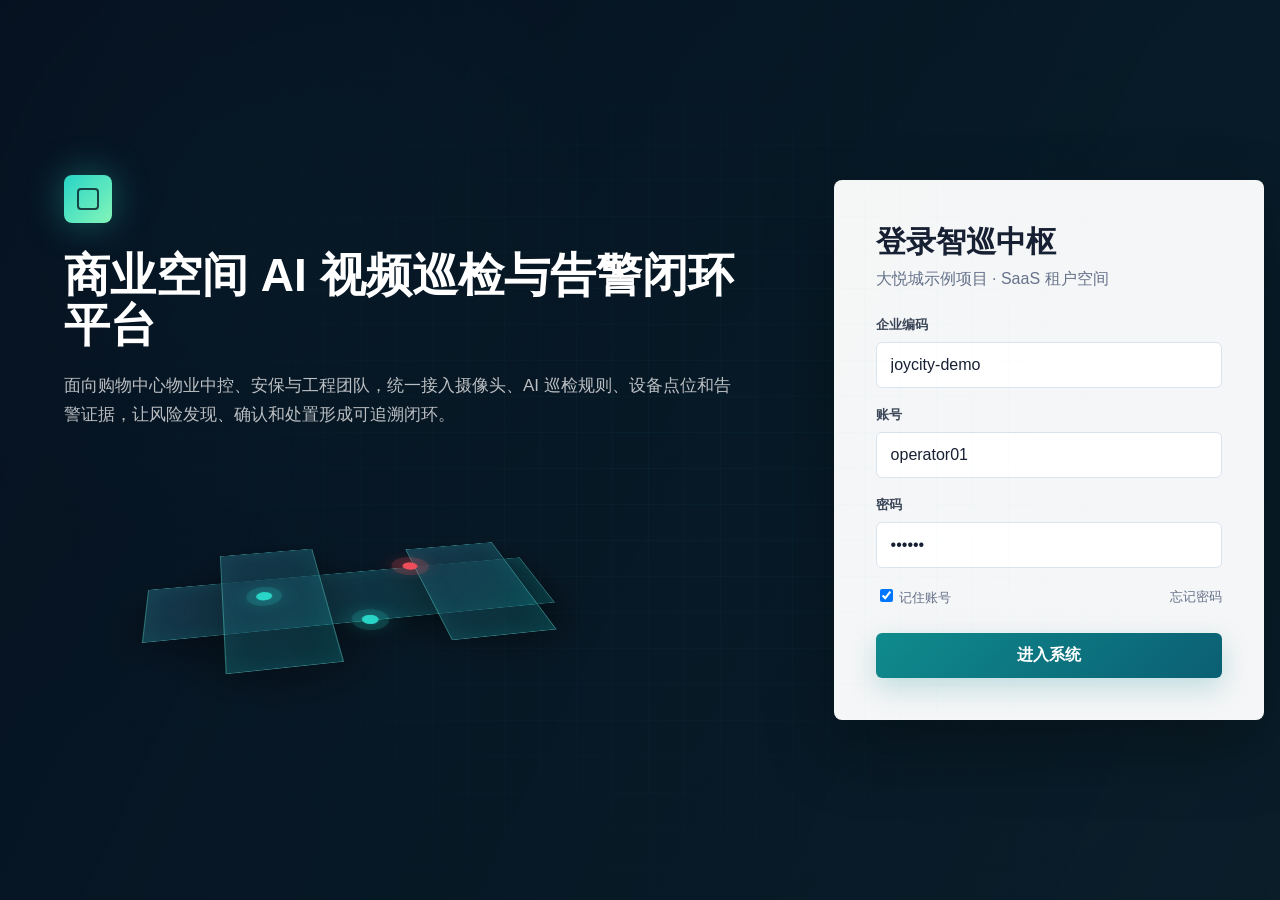
<file: ai-inspection-saas-prd/prototype/index.html>
<!doctype html>
<html lang="zh-CN">
<head>
  <meta charset="utf-8">
  <meta name="viewport" content="width=device-width, initial-scale=1">
  <title>智巡中枢 · 登录</title>
  <link rel="stylesheet" href="styles.css">
</head>
<body class="login-body">
  <main class="login-shell">
    <section class="login-visual">
      <div class="brand-mark"></div>
      <h1>商业空间 AI 视频巡检与告警闭环平台</h1>
      <p>面向购物中心物业中控、安保与工程团队，统一接入摄像头、AI 巡检规则、设备点位和告警证据，让风险发现、确认和处置形成可追溯闭环。</p>
      <div class="mall-map-hero" aria-hidden="true">
        <div class="mall-wing w1"></div>
        <div class="mall-wing w2"></div>
        <div class="mall-wing w3"></div>
        <i class="hero-pin p1"></i>
        <i class="hero-pin p2"></i>
        <i class="hero-pin p3"></i>
      </div>
    </section>

    <section class="login-card">
      <h2>登录智巡中枢</h2>
      <p class="hint">大悦城示例项目 · SaaS 租户空间</p>
      <div class="field">
        <label for="tenant">企业编码</label>
        <input id="tenant" value="joycity-demo" autocomplete="organization">
      </div>
      <div class="field">
        <label for="username">账号</label>
        <input id="username" value="operator01" autocomplete="username">
      </div>
      <div class="field">
        <label for="password">密码</label>
        <input id="password" type="password" value="123456" autocomplete="current-password">
      </div>
      <div class="login-meta">
        <label><input type="checkbox" checked> 记住账号</label>
        <a href="#">忘记密码</a>
      </div>
      <button class="primary-btn login-submit" data-login>进入系统</button>
    </section>
  </main>
  <script src="app.js"></script>
</body>
</html>
</file>
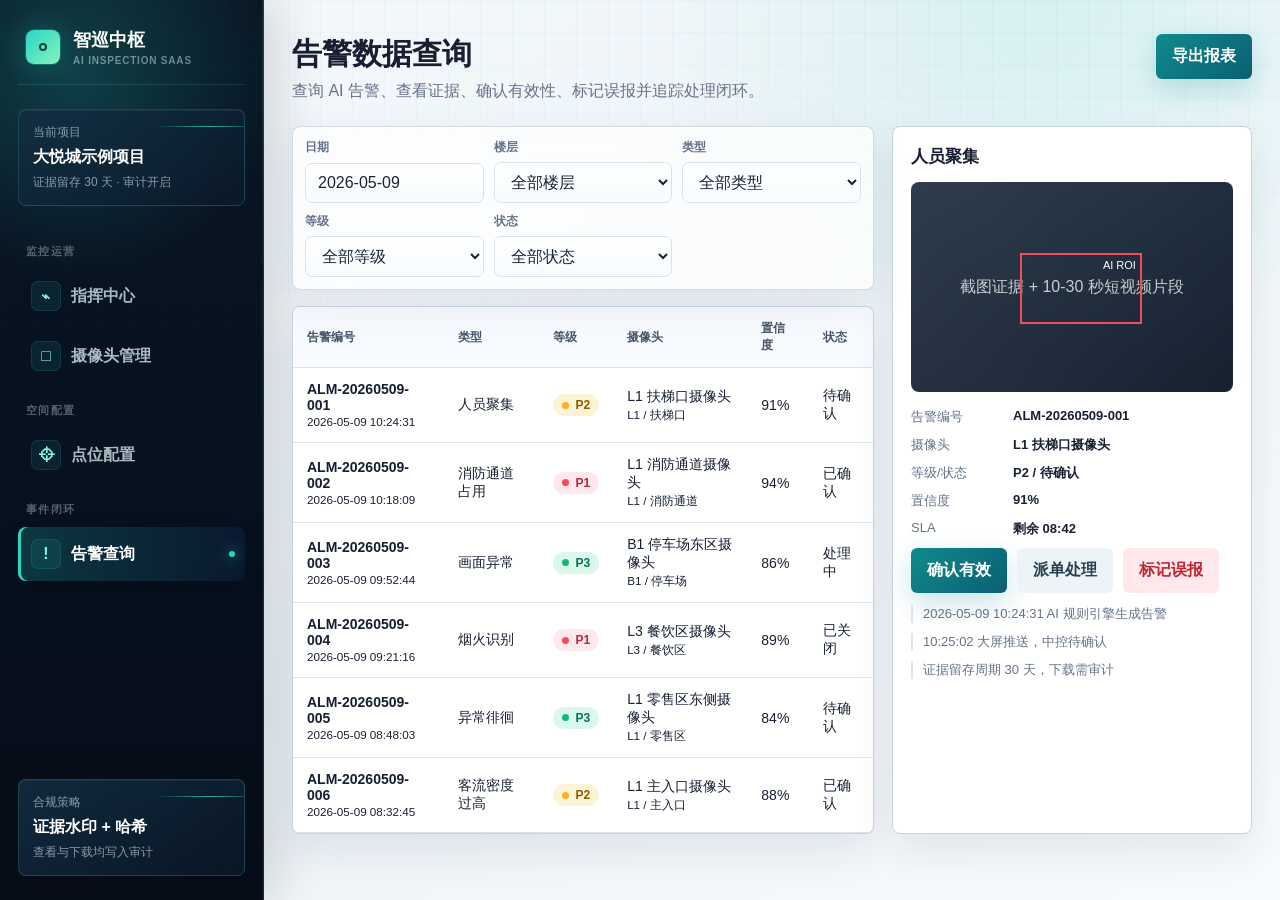
<file: ai-inspection-saas-prd/prototype/alarms.html>
<!doctype html>
<html lang="zh-CN">
<head>
  <meta charset="utf-8">
  <meta name="viewport" content="width=device-width, initial-scale=1">
  <title>智巡中枢 · 告警查询</title>
  <link rel="stylesheet" href="styles.css">
</head>
<body>
  <div class="app-shell">
    <aside class="sidebar">
      <div class="side-brand"><span class="brand-mark"></span><div>智巡中枢<small>AI Inspection SaaS</small></div></div>
      <div class="side-project">
        <span>当前项目</span>
        <strong>大悦城示例项目</strong>
        <small>证据留存 30 天 · 审计开启</small>
      </div>
      <nav class="nav">
        <small class="nav-section-label">监控运营</small>
        <a href="dashboard.html" data-icon="⌁">指挥中心</a>
        <a href="cameras.html" data-icon="□">摄像头管理</a>
        <small class="nav-section-label">空间配置</small>
        <a href="map-config.html" data-icon="⌖">点位配置</a>
        <small class="nav-section-label">事件闭环</small>
        <a href="alarms.html" data-icon="!">告警查询</a>
      </nav>
      <div class="sidebar-footer"><span>合规策略</span><strong>证据水印 + 哈希</strong><small>查看与下载均写入审计</small></div>
    </aside>

    <main class="main">
      <header class="topbar">
        <div>
          <h1>告警数据查询</h1>
          <p>查询 AI 告警、查看证据、确认有效性、标记误报并追踪处理闭环。</p>
        </div>
        <div class="toolbar">
          <button class="primary-btn">导出报表</button>
        </div>
      </header>

      <section class="alarm-page-grid">
        <div>
          <div class="filter-card alarm-filter">
            <label><span>日期</span><input value="2026-05-09"></label>
            <label><span>楼层</span><select><option>全部楼层</option><option>L1</option><option>B1</option></select></label>
            <label><span>类型</span><select><option>全部类型</option><option>人员聚集</option><option>消防通道占用</option></select></label>
            <label><span>等级</span><select><option>全部等级</option><option>P1</option><option>P2</option><option>P3</option></select></label>
            <label><span>状态</span><select data-alarm-status>
              <option value="all">全部状态</option>
              <option value="待确认">待确认</option>
              <option value="已确认">已确认</option>
              <option value="处理中">处理中</option>
              <option value="已关闭">已关闭</option>
              <option value="已标记误报">已标记误报</option>
            </select></label>
          </div>
          <div class="table-card">
            <table>
              <thead>
                <tr>
                  <th>告警编号</th>
                  <th>类型</th>
                  <th>等级</th>
                  <th>摄像头</th>
                  <th>置信度</th>
                  <th>状态</th>
                </tr>
              </thead>
              <tbody data-alarm-rows></tbody>
            </table>
          </div>
        </div>
        <aside class="drawer" data-alarm-detail></aside>
      </section>
    </main>
  </div>
  <script src="app.js"></script>
</body>
</html>
</file>
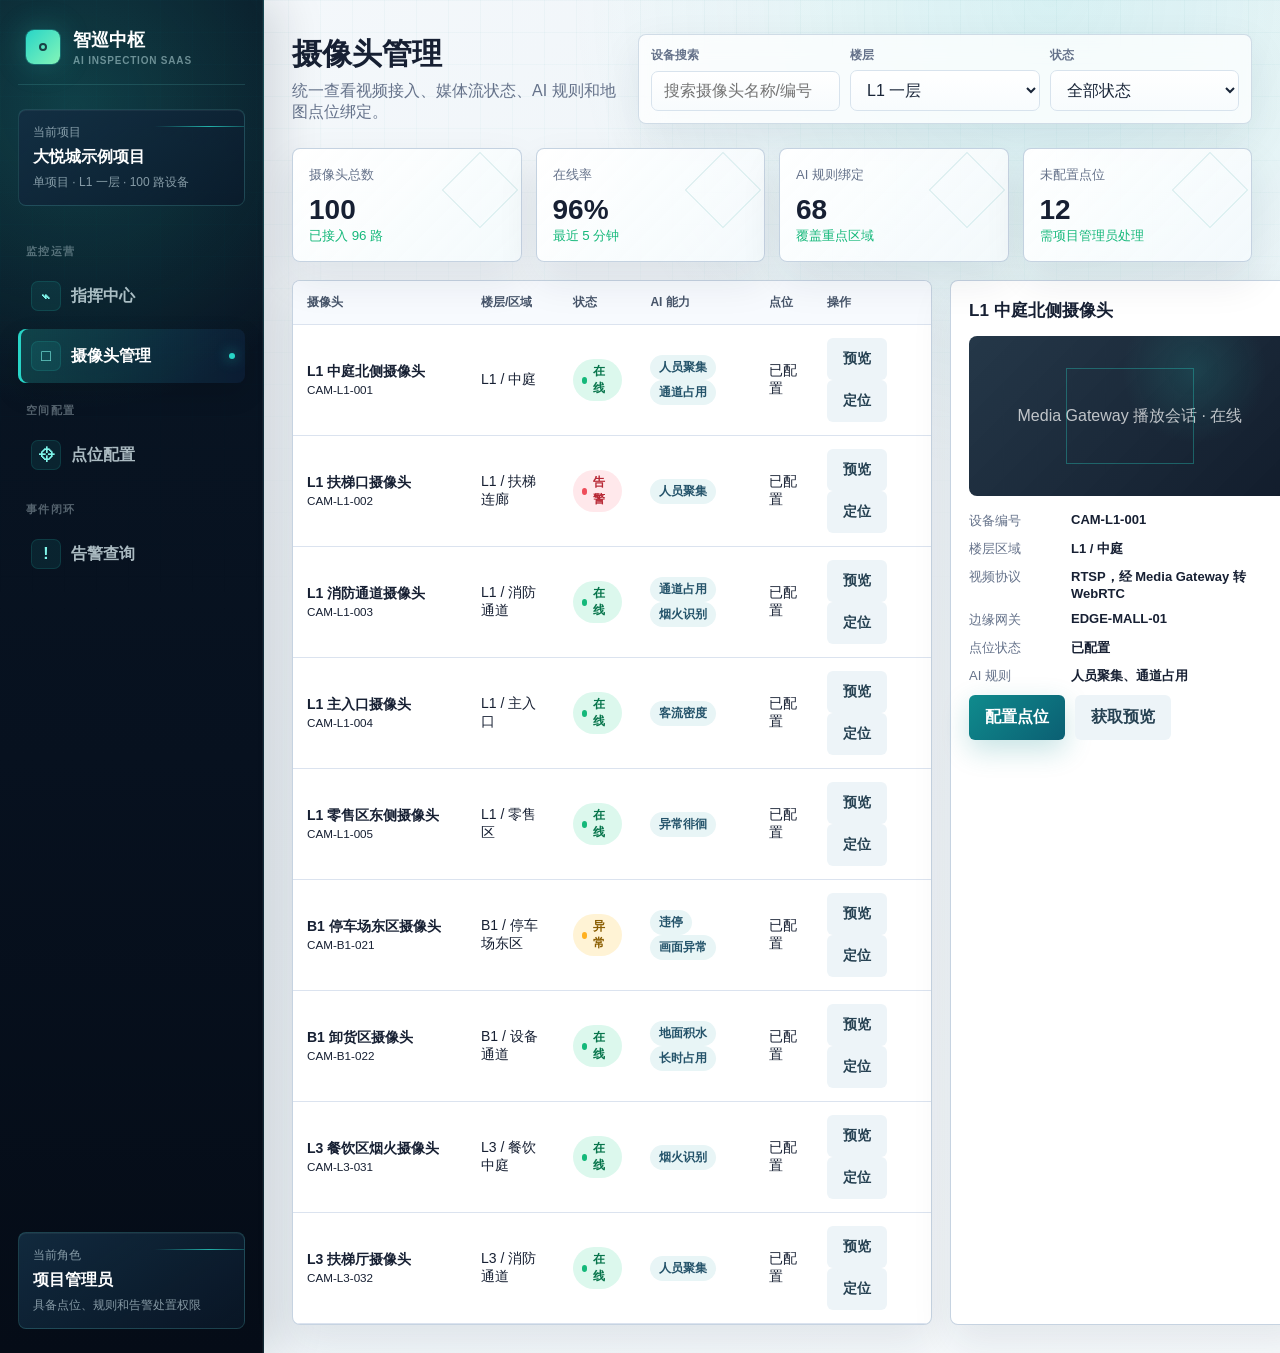
<file: ai-inspection-saas-prd/prototype/cameras.html>
<!doctype html>
<html lang="zh-CN">
<head>
  <meta charset="utf-8">
  <meta name="viewport" content="width=device-width, initial-scale=1">
  <title>智巡中枢 · 摄像头管理</title>
  <link rel="stylesheet" href="styles.css">
</head>
<body>
  <div class="app-shell">
    <aside class="sidebar">
      <div class="side-brand"><span class="brand-mark"></span><div>智巡中枢<small>AI Inspection SaaS</small></div></div>
      <div class="side-project">
        <span>当前项目</span>
        <strong>大悦城示例项目</strong>
        <small>单项目 · L1 一层 · 100 路设备</small>
      </div>
      <nav class="nav">
        <small class="nav-section-label">监控运营</small>
        <a href="dashboard.html" data-icon="⌁">指挥中心</a>
        <a href="cameras.html" data-icon="□">摄像头管理</a>
        <small class="nav-section-label">空间配置</small>
        <a href="map-config.html" data-icon="⌖">点位配置</a>
        <small class="nav-section-label">事件闭环</small>
        <a href="alarms.html" data-icon="!">告警查询</a>
      </nav>
      <div class="sidebar-footer"><span>当前角色</span><strong>项目管理员</strong><small>具备点位、规则和告警处置权限</small></div>
    </aside>

    <main class="main">
      <header class="topbar">
        <div>
          <h1>摄像头管理</h1>
          <p>统一查看视频接入、媒体流状态、AI 规则和地图点位绑定。</p>
        </div>
        <div class="filter-card compact">
          <label><span>设备搜索</span><input placeholder="搜索摄像头名称/编号"></label>
          <label><span>楼层</span><select><option>L1 一层</option><option>B1 停车场</option><option>L3 餐饮区</option></select></label>
          <label><span>状态</span><select><option>全部状态</option><option>在线</option><option>离线</option><option>告警</option></select></label>
        </div>
      </header>

      <section class="metrics">
        <div class="metric-card"><span>摄像头总数</span><strong>100</strong><small>已接入 96 路</small></div>
        <div class="metric-card"><span>在线率</span><strong>96%</strong><small>最近 5 分钟</small></div>
        <div class="metric-card"><span>AI 规则绑定</span><strong>68</strong><small>覆盖重点区域</small></div>
        <div class="metric-card"><span>未配置点位</span><strong>12</strong><small>需项目管理员处理</small></div>
      </section>

      <section class="content-grid">
        <div class="table-card">
          <table>
            <thead>
              <tr>
                <th>摄像头</th>
                <th>楼层/区域</th>
                <th>状态</th>
                <th>AI 能力</th>
                <th>点位</th>
                <th>操作</th>
              </tr>
            </thead>
            <tbody data-camera-rows></tbody>
          </table>
        </div>
        <aside class="drawer" data-camera-drawer></aside>
      </section>
    </main>
  </div>
  <script src="app.js"></script>
</body>
</html>
</file>
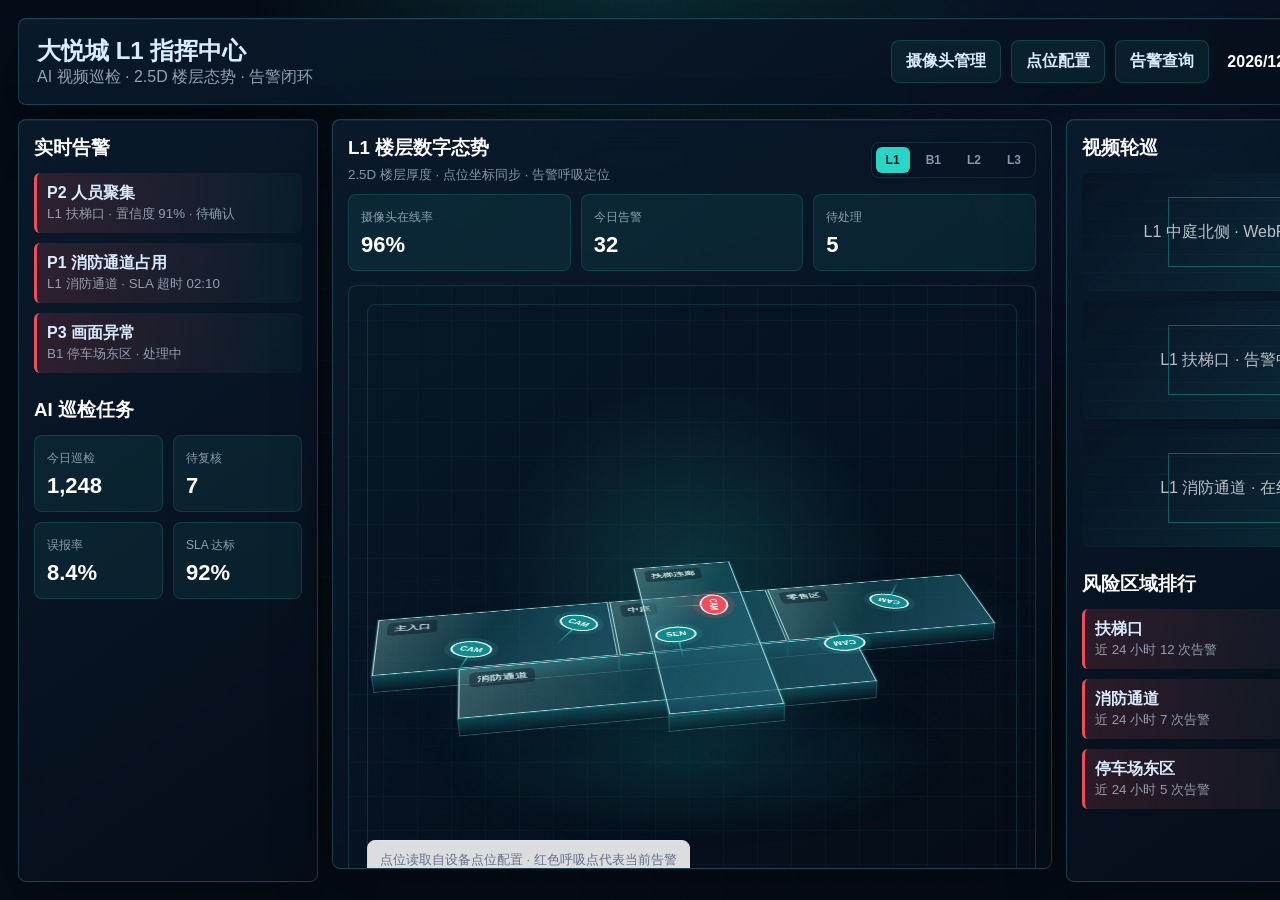
<file: ai-inspection-saas-prd/prototype/dashboard.html>
<!doctype html>
<html lang="zh-CN">
<head>
  <meta charset="utf-8">
  <meta name="viewport" content="width=device-width, initial-scale=1">
  <title>智巡中枢 · 指挥中心</title>
  <link rel="stylesheet" href="styles.css">
</head>
<body class="dash-body">
  <main class="dash-shell">
    <header class="dash-header">
      <div>
        <h1>大悦城 L1 指挥中心</h1>
        <span>AI 视频巡检 · 2.5D 楼层态势 · 告警闭环</span>
      </div>
      <div class="dash-nav">
        <a href="cameras.html">摄像头管理</a>
        <a href="map-config.html">点位配置</a>
        <a href="alarms.html">告警查询</a>
        <strong data-clock></strong>
      </div>
    </header>

    <section class="dash-grid">
      <aside class="dash-panel">
        <h3>实时告警</h3>
        <div class="alert-feed">
          <div class="alert-item">
            <strong>P2 人员聚集</strong><br>
            <small>L1 扶梯口 · 置信度 91% · 待确认</small>
          </div>
          <div class="alert-item">
            <strong>P1 消防通道占用</strong><br>
            <small>L1 消防通道 · SLA 超时 02:10</small>
          </div>
          <div class="alert-item">
            <strong>P3 画面异常</strong><br>
            <small>B1 停车场东区 · 处理中</small>
          </div>
        </div>

        <h3 style="margin-top:24px">AI 巡检任务</h3>
        <div class="dash-metrics" style="grid-template-columns:1fr 1fr">
          <div class="dash-metric"><span>今日巡检</span><strong>1,248</strong></div>
          <div class="dash-metric"><span>待复核</span><strong>7</strong></div>
          <div class="dash-metric"><span>误报率</span><strong>8.4%</strong></div>
          <div class="dash-metric"><span>SLA 达标</span><strong>92%</strong></div>
        </div>
      </aside>

      <section class="dash-panel dash-map">
        <div class="map-title-row">
          <div>
            <h3>L1 楼层数字态势</h3>
            <small>2.5D 楼层厚度 · 点位坐标同步 · 告警呼吸定位</small>
          </div>
          <div class="floor-tabs" data-dashboard-floors><span class="active" data-floor-tab="L1">L1</span><span data-floor-tab="B1">B1</span><span data-floor-tab="L2">L2</span><span data-floor-tab="L3">L3</span></div>
        </div>
        <div class="dash-metrics">
          <div class="dash-metric"><span>摄像头在线率</span><strong>96%</strong></div>
          <div class="dash-metric"><span>今日告警</span><strong>32</strong></div>
          <div class="dash-metric"><span>待处理</span><strong>5</strong></div>
        </div>
        <div class="floor-map-wrap">
          <div class="floor-map" data-dashboard-map>
            <div class="zone z1"><label data-zone-label="0">主入口</label></div>
            <div class="zone z2"><label data-zone-label="1">中庭</label></div>
            <div class="zone z3"><label data-zone-label="2">零售区</label></div>
            <div class="zone z4"><label data-zone-label="3">消防通道</label></div>
            <div class="zone z5"><label data-zone-label="4">扶梯连廊</label></div>
          </div>
          <div class="map-hint">点位读取自设备点位配置 · 红色呼吸点代表当前告警</div>
        </div>
      </section>

      <aside class="dash-panel">
        <h3>视频轮巡</h3>
        <div class="video-grid">
          <div class="video-box">L1 中庭北侧 · WebRTC</div>
          <div class="video-box">L1 扶梯口 · 告警中</div>
          <div class="video-box">L1 消防通道 · 在线</div>
        </div>

        <h3 style="margin-top:24px">风险区域排行</h3>
        <div class="alert-feed">
          <div class="alert-item"><strong>扶梯口</strong><br><small>近 24 小时 12 次告警</small></div>
          <div class="alert-item"><strong>消防通道</strong><br><small>近 24 小时 7 次告警</small></div>
          <div class="alert-item"><strong>停车场东区</strong><br><small>近 24 小时 5 次告警</small></div>
        </div>
      </aside>
    </section>
  </main>
  <script src="app.js"></script>
</body>
</html>
</file>
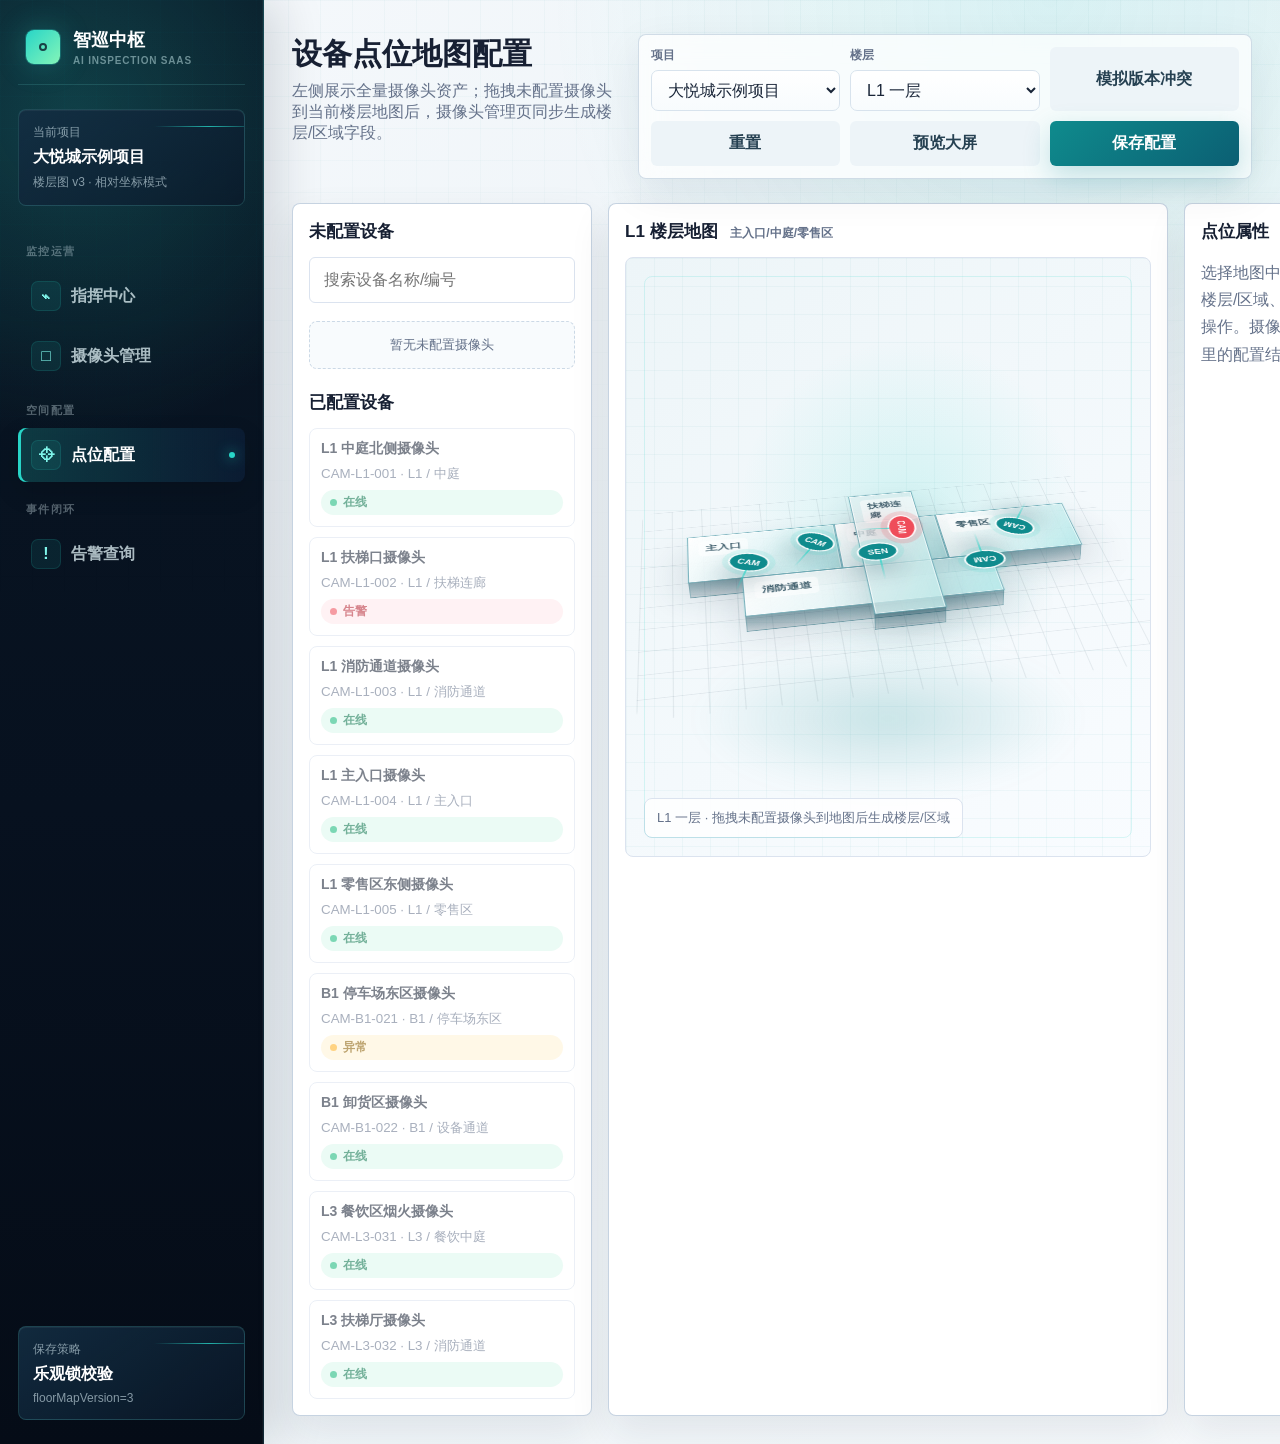
<file: ai-inspection-saas-prd/prototype/map-config.html>
<!doctype html>
<html lang="zh-CN">
<head>
  <meta charset="utf-8">
  <meta name="viewport" content="width=device-width, initial-scale=1">
  <title>智巡中枢 · 点位配置</title>
  <link rel="stylesheet" href="styles.css">
</head>
<body>
  <div class="app-shell">
    <aside class="sidebar">
      <div class="side-brand"><span class="brand-mark"></span><div>智巡中枢<small>AI Inspection SaaS</small></div></div>
      <div class="side-project">
        <span>当前项目</span>
        <strong>大悦城示例项目</strong>
        <small>楼层图 v3 · 相对坐标模式</small>
      </div>
      <nav class="nav">
        <small class="nav-section-label">监控运营</small>
        <a href="dashboard.html" data-icon="⌁">指挥中心</a>
        <a href="cameras.html" data-icon="□">摄像头管理</a>
        <small class="nav-section-label">空间配置</small>
        <a href="map-config.html" data-icon="⌖">点位配置</a>
        <small class="nav-section-label">事件闭环</small>
        <a href="alarms.html" data-icon="!">告警查询</a>
      </nav>
      <div class="sidebar-footer"><span>保存策略</span><strong>乐观锁校验</strong><small>floorMapVersion=3</small></div>
    </aside>

    <main class="main">
      <header class="topbar">
        <div>
          <h1>设备点位地图配置</h1>
          <p>左侧展示全量摄像头资产；拖拽未配置摄像头到当前楼层地图后，摄像头管理页同步生成楼层/区域字段。</p>
        </div>
        <div class="filter-card compact">
          <label><span>项目</span><select><option>大悦城示例项目</option></select></label>
          <label><span>楼层</span><select data-floor-select><option value="L1">L1 一层</option><option value="B1">B1 停车场</option><option value="L3">L3 餐饮区</option></select></label>
          <button class="ghost-btn" data-conflict-demo>模拟版本冲突</button>
          <button class="ghost-btn" data-reset-map>重置</button>
          <button class="ghost-btn" data-preview-map>预览大屏</button>
          <button class="primary-btn" data-save-map>保存配置</button>
        </div>
      </header>

      <section class="map-config-layout">
        <aside class="config-side">
          <h3>未配置设备</h3>
          <div class="field">
            <input placeholder="搜索设备名称/编号">
          </div>
          <div class="device-list" data-unconfigured-list></div>

          <h3 style="margin-top:22px">已配置设备</h3>
          <div class="device-list" data-configured-list></div>
        </aside>

        <section class="map-panel">
          <h3><span data-floor-title>L1 楼层地图</span> <span class="panel-subtitle" data-floor-subtitle>2.5D 配置视图</span></h3>
          <div class="floor-map-wrap">
            <div class="floor-map" data-config-map>
              <div class="zone z1"><label data-zone-label="0">主入口</label></div>
              <div class="zone z2"><label data-zone-label="1">中庭</label></div>
              <div class="zone z3"><label data-zone-label="2">零售区</label></div>
              <div class="zone z4"><label data-zone-label="3">消防通道</label></div>
              <div class="zone z5"><label data-zone-label="4">扶梯连廊</label></div>
            </div>
            <div class="map-hint" data-map-hint>拖拽未配置摄像头到地图 · 配置结果生成楼层/区域 · 坐标保存为 xRatio/yRatio</div>
          </div>
        </section>

        <aside class="property-panel" data-selected-device>
          <h3>点位属性</h3>
          <p style="color:var(--muted);line-height:1.7">选择地图中的点位查看设备属性、配置楼层/区域、相对坐标、朝向角度和删除操作。摄像头列表中的楼层/区域来自这里的配置结果。</p>
        </aside>
      </section>
    </main>
  </div>
  <script src="app.js"></script>
</body>
</html>
</file>
<file: ai-inspection-saas-prd/prototype/styles.css>
:root {
  --bg: #f4f7fb;
  --panel: #ffffff;
  --panel-2: #f8fbff;
  --ink: #172033;
  --muted: #65728a;
  --line: #dbe3ef;
  --brand: #0f8b8d;
  --brand-2: #0b5f73;
  --ok: #14b87a;
  --warn: #ffb020;
  --danger: #ef4d5a;
  --dark: #081323;
  --dark-panel: #0e2034;
  --cyan: #28d5c7;
  --blue: #2d7ff9;
  --shadow: 0 18px 45px rgba(18, 32, 58, 0.12);
  --radius: 8px;
  font-family: Inter, "PingFang SC", "Microsoft YaHei", Arial, sans-serif;
}

* {
  box-sizing: border-box;
}

body {
  margin: 0;
  color: var(--ink);
  background: var(--bg);
}

a {
  color: inherit;
  text-decoration: none;
}

button,
input,
select {
  font: inherit;
}

button {
  cursor: pointer;
}

.login-body {
  min-height: 100vh;
  background:
    linear-gradient(115deg, rgba(6, 17, 32, 0.94), rgba(6, 28, 39, 0.72)),
    radial-gradient(circle at 18% 22%, rgba(40, 213, 199, 0.24), transparent 28%),
    linear-gradient(145deg, #07111f, #0b2532 48%, #14212f);
  color: #fff;
  overflow: auto;
  display: grid;
  place-items: center;
}

.login-body::before {
  content: "";
  position: fixed;
  inset: 0;
  pointer-events: none;
  background-image:
    linear-gradient(rgba(40, 213, 199, 0.04) 1px, transparent 1px),
    linear-gradient(90deg, rgba(40, 213, 199, 0.04) 1px, transparent 1px);
  background-size: 36px 36px;
  mask-image: radial-gradient(circle at center, #000, transparent 78%);
}

.login-shell {
  width: min(100%, 1680px);
  min-height: 100vh;
  margin: 0 auto;
  display: grid;
  grid-template-columns: minmax(680px, 900px) minmax(430px, 480px);
  justify-content: space-between;
  gap: clamp(56px, 7vw, 128px);
  align-items: center;
  padding: clamp(40px, 6vh, 80px) clamp(48px, 5vw, 88px);
}

.login-visual {
  min-height: auto;
  max-width: 760px;
  position: relative;
  display: flex;
  flex-direction: column;
  justify-content: center;
}

.brand-mark {
  width: 48px;
  height: 48px;
  border-radius: 8px;
  background: linear-gradient(135deg, var(--cyan), #84f5b8);
  box-shadow: 0 0 36px rgba(40, 213, 199, 0.38);
  margin-bottom: 28px;
  position: relative;
}

.brand-mark::after {
  content: "";
  position: absolute;
  inset: 13px;
  border: 2px solid rgba(8, 19, 35, 0.78);
  border-radius: 4px;
}

.login-visual h1 {
  margin: 0;
  max-width: 840px;
  font-size: clamp(46px, 3.4vw, 68px);
  line-height: 1.08;
  letter-spacing: 0;
}

.login-visual p {
  max-width: 760px;
  margin: 22px 0 0;
  color: rgba(255, 255, 255, 0.72);
  font-size: clamp(17px, 1.05vw, 20px);
  line-height: 1.7;
}

.mall-map-hero {
  width: min(680px, 84%);
  height: clamp(250px, 26vh, 330px);
  margin-top: clamp(32px, 5vh, 54px);
  position: relative;
  transform: perspective(720px) rotateX(58deg) rotateZ(-10deg);
  transform-origin: center;
}

.mall-wing {
  position: absolute;
  background: linear-gradient(135deg, rgba(23, 58, 78, 0.92), rgba(15, 139, 141, 0.24));
  border: 1px solid rgba(110, 245, 226, 0.34);
  box-shadow: inset 0 0 30px rgba(40, 213, 199, 0.1), 0 18px 55px rgba(0, 0, 0, 0.36);
}

.mall-wing.w1 {
  left: 15%;
  top: 28%;
  width: 70%;
  height: 38%;
}

.mall-wing.w2 {
  left: 28%;
  top: 4%;
  width: 18%;
  height: 86%;
}

.mall-wing.w3 {
  right: 18%;
  top: 12%;
  width: 18%;
  height: 72%;
}

.hero-pin {
  position: absolute;
  width: 16px;
  height: 16px;
  border-radius: 50%;
  background: var(--cyan);
  box-shadow: 0 0 0 10px rgba(40, 213, 199, 0.16), 0 0 28px var(--cyan);
}

.hero-pin.p1 { left: 34%; top: 38%; }
.hero-pin.p2 { left: 62%; top: 24%; background: var(--danger); box-shadow: 0 0 0 12px rgba(239, 77, 90, 0.18), 0 0 28px var(--danger); }
.hero-pin.p3 { left: 51%; top: 62%; }

.login-card {
  width: min(480px, 100%);
  background: rgba(255, 255, 255, 0.96);
  color: var(--ink);
  padding: 42px;
  border-radius: var(--radius);
  box-shadow: 0 28px 70px rgba(0, 0, 0, 0.32);
}

.login-card h2 {
  margin: 0 0 6px;
  font-size: 30px;
}

.login-card .hint {
  margin: 0 0 26px;
  color: var(--muted);
}

.field {
  display: grid;
  gap: 8px;
  margin-bottom: 18px;
}

.field label {
  color: #3b4658;
  font-weight: 650;
  font-size: 13px;
}

.field input,
.field select,
.toolbar input,
.toolbar select {
  width: 100%;
  border: 1px solid var(--line);
  border-radius: 6px;
  padding: 13px 14px;
  background: #fff;
  color: var(--ink);
}

.primary-btn,
.ghost-btn,
.danger-btn,
.icon-btn {
  border: 0;
  border-radius: 6px;
  padding: 12px 16px;
  font-weight: 700;
  transition: 0.18s ease;
}

.primary-btn {
  color: #fff;
  background: linear-gradient(135deg, var(--brand), var(--brand-2));
  box-shadow: 0 10px 28px rgba(15, 139, 141, 0.24);
}

.primary-btn:hover {
  transform: translateY(-1px);
}

.ghost-btn {
  background: #edf4f8;
  color: #264152;
}

.danger-btn {
  background: #ffe8eb;
  color: #be2634;
}

.icon-btn {
  background: transparent;
  color: inherit;
  padding: 6px 8px;
}

.login-submit {
  width: 100%;
  margin-top: 8px;
}

.login-meta {
  display: flex;
  justify-content: space-between;
  align-items: center;
  color: var(--muted);
  font-size: 13px;
  margin-bottom: 18px;
}

.app-shell {
  min-height: 100vh;
  display: grid;
  grid-template-columns: 232px 1fr;
}

.sidebar {
  background: #0b1727;
  color: rgba(255, 255, 255, 0.78);
  padding: 22px 16px;
  display: flex;
  flex-direction: column;
  gap: 24px;
}

.side-brand {
  display: flex;
  gap: 12px;
  align-items: center;
  color: #fff;
  font-weight: 800;
  font-size: 18px;
  padding: 4px 6px 14px;
  border-bottom: 1px solid rgba(255, 255, 255, 0.08);
}

.side-brand .brand-mark {
  width: 34px;
  height: 34px;
  margin: 0;
}

.nav {
  display: grid;
  gap: 8px;
}

.nav a {
  padding: 12px 13px;
  border-radius: 6px;
  display: flex;
  gap: 10px;
  align-items: center;
}

.nav a.active,
.nav a:hover {
  background: rgba(40, 213, 199, 0.13);
  color: #fff;
}

.sidebar-footer {
  margin-top: auto;
  padding: 14px;
  border: 1px solid rgba(255, 255, 255, 0.08);
  border-radius: 8px;
  font-size: 13px;
  color: rgba(255, 255, 255, 0.62);
}

.main {
  min-width: 0;
  padding: 24px;
}

body:not(.dash-body) .main {
  width: min(100%, 1720px);
  margin: 0 auto;
}

.topbar {
  display: flex;
  justify-content: space-between;
  gap: 18px;
  align-items: center;
  margin-bottom: 20px;
}

.topbar h1 {
  margin: 0 0 6px;
  font-size: 26px;
}

.topbar p {
  margin: 0;
  color: var(--muted);
}

.toolbar {
  display: flex;
  gap: 10px;
  align-items: center;
  flex-wrap: wrap;
}

.toolbar input,
.toolbar select {
  min-width: 150px;
}

.metrics {
  display: grid;
  grid-template-columns: repeat(4, minmax(0, 1fr));
  gap: 14px;
  margin-bottom: 18px;
}

.metric-card,
.panel,
.table-card,
.drawer,
.config-side,
.map-panel,
.property-panel {
  background: var(--panel);
  border: 1px solid var(--line);
  border-radius: var(--radius);
  box-shadow: var(--shadow);
}

.metric-card {
  padding: 16px;
}

.metric-card strong {
  display: block;
  margin-top: 10px;
  font-size: 28px;
}

.metric-card span {
  color: var(--muted);
  font-size: 13px;
}

.metric-card small {
  color: var(--ok);
}

.content-grid {
  display: grid;
  grid-template-columns: minmax(640px, 1fr) 360px;
  gap: 18px;
}

.table-card {
  overflow: hidden;
}

table {
  width: 100%;
  border-collapse: collapse;
}

th,
td {
  padding: 13px 14px;
  text-align: left;
  border-bottom: 1px solid var(--line);
  font-size: 14px;
}

th {
  color: #48566b;
  background: #f7fafe;
  font-size: 12px;
}

tr:hover td {
  background: #fbfdff;
}

.status,
.tag {
  display: inline-flex;
  align-items: center;
  gap: 6px;
  border-radius: 999px;
  padding: 4px 9px;
  font-size: 12px;
  font-weight: 700;
}

.status::before {
  content: "";
  width: 7px;
  height: 7px;
  border-radius: 50%;
}

.status.online {
  color: #08754c;
  background: #dcf8ed;
}

.status.online::before {
  background: var(--ok);
}

.status.offline {
  color: #6a7282;
  background: #eef1f5;
}

.status.offline::before {
  background: #9aa5b5;
}

.status.alarm {
  color: #b72734;
  background: #ffe8eb;
}

.status.alarm::before {
  background: var(--danger);
}

.status.warn {
  color: #8a5d00;
  background: #fff3d5;
}

.status.warn::before {
  background: var(--warn);
}

.tag {
  color: #24536a;
  background: #e8f5f6;
}

.drawer {
  padding: 18px;
  min-height: 400px;
}

.drawer h3,
.panel h3,
.config-side h3,
.property-panel h3,
.map-panel h3 {
  margin: 0 0 14px;
  font-size: 17px;
}

.video-box {
  height: 160px;
  border-radius: 8px;
  background:
    linear-gradient(135deg, rgba(13, 34, 53, 0.86), rgba(8, 19, 35, 0.94)),
    repeating-linear-gradient(90deg, rgba(255,255,255,0.08) 0 1px, transparent 1px 34px);
  color: rgba(255,255,255,0.72);
  display: flex;
  align-items: center;
  justify-content: center;
  margin-bottom: 16px;
  position: relative;
  overflow: hidden;
}

.video-box::after {
  content: "";
  position: absolute;
  inset: 20% 30%;
  border: 1px solid rgba(40, 213, 199, 0.34);
}

.kv {
  display: grid;
  grid-template-columns: 92px 1fr;
  gap: 10px;
  font-size: 13px;
  margin: 10px 0;
}

.kv span:first-child {
  color: var(--muted);
}

.map-config-layout {
  display: grid;
  grid-template-columns: 300px minmax(560px, 1fr) 320px;
  gap: 16px;
  min-height: calc(100vh - 132px);
}

.config-side,
.property-panel,
.map-panel {
  padding: 16px;
  min-height: 0;
}

.device-list {
  display: grid;
  gap: 10px;
  margin-top: 12px;
}

.device-card {
  border: 1px solid var(--line);
  border-radius: 8px;
  padding: 11px;
  background: #fff;
  display: grid;
  gap: 7px;
  cursor: grab;
}

.device-card:active {
  cursor: grabbing;
}

.device-card strong {
  font-size: 14px;
}

.device-card small {
  color: var(--muted);
}

.device-card.configured {
  opacity: 0.56;
  cursor: default;
}

.floor-map-wrap {
  height: calc(100vh - 225px);
  min-height: 520px;
  border-radius: 8px;
  background:
    linear-gradient(145deg, #e8f0f5, #f9fbfd),
    linear-gradient(90deg, rgba(15, 139, 141, 0.06) 1px, transparent 1px);
  border: 1px solid var(--line);
  position: relative;
  overflow: hidden;
}

.floor-map {
  position: absolute;
  width: clamp(500px, 72%, 760px);
  height: clamp(300px, 62%, 480px);
  left: 50%;
  top: 52%;
  transform: translate(-50%, -50%) perspective(900px) rotateX(48deg) rotateZ(-7deg);
  transform-origin: center center;
}

.zone {
  position: absolute;
  border: 1px solid #b7cad5;
  background: linear-gradient(135deg, rgba(255,255,255,0.9), rgba(204, 228, 233, 0.72));
  box-shadow: inset 0 0 0 1px rgba(255,255,255,0.6), 0 16px 34px rgba(31, 54, 75, 0.14);
}

.zone.z1 { left: 4%; top: 26%; width: 35%; height: 28%; }
.zone.z2 { left: 39%; top: 26%; width: 25%; height: 28%; }
.zone.z3 { left: 64%; top: 26%; width: 32%; height: 28%; }
.zone.z4 { left: 16%; top: 54%; width: 58%; height: 22%; }
.zone.z5 { left: 44%; top: 8%; width: 16%; height: 74%; background: rgba(214, 235, 236, 0.74); }

.zone label {
  position: absolute;
  left: 10px;
  top: 8px;
  font-size: 12px;
  color: #607080;
}

.map-hint {
  position: absolute;
  left: 18px;
  bottom: 18px;
  color: var(--muted);
  background: rgba(255,255,255,0.86);
  border: 1px solid var(--line);
  border-radius: 8px;
  padding: 10px 12px;
  font-size: 13px;
}

.point {
  position: absolute;
  width: 42px;
  height: 30px;
  margin-left: -21px;
  margin-top: -15px;
  border-radius: 50%;
  border: 2px solid #fff;
  color: #fff;
  background: var(--brand);
  box-shadow: 0 8px 20px rgba(15, 139, 141, 0.28);
  display: grid;
  place-items: center;
  font-size: 10px;
  letter-spacing: 0;
  font-weight: 900;
  user-select: none;
  cursor: move;
  z-index: 5;
}

.point.alarm {
  background: var(--danger);
  animation: pulse 1.5s infinite;
}

.point.offline {
  background: #9aa5b5;
}

.point.selected {
  outline: 3px solid rgba(45, 127, 249, 0.28);
}

@keyframes pulse {
  0% { box-shadow: 0 0 0 0 rgba(239, 77, 90, 0.55); }
  70% { box-shadow: 0 0 0 18px rgba(239, 77, 90, 0); }
  100% { box-shadow: 0 0 0 0 rgba(239, 77, 90, 0); }
}

.dash-body {
  background: var(--dark);
  color: #d9ecff;
}

.dash-shell {
  min-height: 100vh;
  width: min(100%, 1920px);
  margin: 0 auto;
  padding: 18px;
  display: grid;
  grid-template-rows: auto 1fr;
  gap: 14px;
}

.dash-header,
.dash-panel {
  background: linear-gradient(145deg, rgba(14, 32, 52, 0.92), rgba(8, 19, 35, 0.94));
  border: 1px solid rgba(83, 178, 198, 0.24);
  border-radius: 8px;
  box-shadow: 0 18px 45px rgba(0,0,0,0.28);
}

.dash-header {
  padding: 16px 18px;
  display: flex;
  justify-content: space-between;
  align-items: center;
}

.dash-header h1 {
  margin: 0;
  font-size: 24px;
}

.dash-header span {
  color: rgba(217, 236, 255, 0.66);
}

.dash-grid {
  display: grid;
  grid-template-columns: minmax(300px, 360px) minmax(720px, 1fr) minmax(320px, 380px);
  gap: 14px;
  min-height: 0;
}

.dash-panel {
  padding: 15px;
  min-height: 0;
  overflow: hidden;
}

.dash-panel h3 {
  margin: 0 0 12px;
  color: #fff;
}

.alert-feed {
  display: grid;
  gap: 10px;
}

.alert-item {
  padding: 10px;
  border-left: 3px solid var(--danger);
  background: rgba(239, 77, 90, 0.1);
  border-radius: 6px;
}

.alert-item small {
  color: rgba(217, 236, 255, 0.62);
}

.dash-map {
  height: min(calc(100vh - 150px), 760px);
  min-height: 600px;
  position: relative;
  overflow: hidden;
}

.dash-map .floor-map-wrap {
  height: 100%;
  min-height: 0;
  background:
    radial-gradient(circle at center, rgba(40, 213, 199, 0.13), transparent 58%),
    linear-gradient(145deg, #0b1c2e, #07111f);
  border-color: rgba(83, 178, 198, 0.2);
}

.dash-map .zone {
  background: linear-gradient(135deg, rgba(15, 139, 141, 0.28), rgba(32, 76, 98, 0.72));
  border-color: rgba(40, 213, 199, 0.28);
}

.dash-map .zone label {
  color: rgba(217, 236, 255, 0.65);
}

.dash-metrics {
  display: grid;
  grid-template-columns: repeat(3, 1fr);
  gap: 10px;
  margin-bottom: 14px;
}

.dash-metric {
  background: rgba(40, 213, 199, 0.08);
  border: 1px solid rgba(40, 213, 199, 0.16);
  border-radius: 8px;
  padding: 12px;
}

.dash-metric span {
  color: rgba(217, 236, 255, 0.62);
  font-size: 12px;
}

.dash-metric strong {
  display: block;
  color: #fff;
  font-size: 22px;
  margin-top: 6px;
}

.video-grid {
  display: grid;
  gap: 10px;
}

.video-grid .video-box {
  height: 118px;
  margin: 0;
  background:
    linear-gradient(135deg, rgba(8, 19, 35, 0.9), rgba(15, 70, 84, 0.5)),
    repeating-linear-gradient(0deg, rgba(255,255,255,0.06) 0 1px, transparent 1px 18px);
}

.alarm-page-grid {
  display: grid;
  grid-template-columns: 1fr 360px;
  gap: 18px;
}

.filter-bar {
  display: grid;
  grid-template-columns: repeat(5, minmax(0, 1fr));
  gap: 10px;
  margin-bottom: 14px;
}

.evidence {
  height: 210px;
  border-radius: 8px;
  background:
    linear-gradient(135deg, rgba(13, 34, 53, 0.86), rgba(8, 19, 35, 0.94)),
    linear-gradient(90deg, rgba(239,77,90,0.2), transparent);
  display: flex;
  align-items: center;
  justify-content: center;
  color: rgba(255,255,255,0.76);
  margin-bottom: 16px;
  position: relative;
}

.evidence::after {
  content: "AI ROI";
  position: absolute;
  left: 34%;
  top: 34%;
  width: 34%;
  height: 28%;
  border: 2px solid var(--danger);
  display: grid;
  place-items: start end;
  padding: 4px;
  color: #fff;
  font-size: 11px;
}

.timeline {
  display: grid;
  gap: 10px;
  margin-top: 12px;
}

.timeline div {
  border-left: 2px solid var(--line);
  padding-left: 10px;
  color: var(--muted);
  font-size: 13px;
}

.toast {
  position: fixed;
  right: 22px;
  bottom: 22px;
  padding: 12px 14px;
  background: #0d2235;
  color: #fff;
  border-radius: 8px;
  box-shadow: var(--shadow);
  opacity: 0;
  transform: translateY(10px);
  pointer-events: none;
  transition: 0.22s ease;
  z-index: 50;
}

.toast.show {
  opacity: 1;
  transform: translateY(0);
}

@media (max-width: 1100px) {
  .login-shell,
  .app-shell,
  .map-config-layout,
  .content-grid,
  .dash-grid,
  .alarm-page-grid {
    grid-template-columns: 1fr;
  }

  .sidebar {
    display: none;
  }

  .metrics,
  .dash-metrics,
  .filter-bar {
    grid-template-columns: repeat(2, minmax(0, 1fr));
  }
}

@media (max-width: 980px) {
  .login-shell {
    min-height: auto;
    grid-template-columns: 1fr;
    justify-content: center;
  }

  .login-visual {
    min-height: auto;
  }

  .login-card {
    justify-self: start;
  }
}

html.zoomed-out .login-shell {
  width: min(92vw, 2600px);
  grid-template-columns: minmax(900px, 1.15fr) minmax(560px, 620px);
}

html.zoomed-out .login-visual h1 {
  font-size: clamp(72px, 4.6vw, 116px);
}

html.zoomed-out .login-visual p {
  max-width: 980px;
  font-size: clamp(24px, 1.35vw, 32px);
}

html.zoomed-out .brand-mark {
  width: 72px;
  height: 72px;
}

html.zoomed-out .brand-mark::after {
  inset: 20px;
}

html.zoomed-out .mall-map-hero {
  width: min(960px, 80%);
  height: 430px;
}

html.zoomed-out .login-card {
  width: min(620px, 100%);
  padding: 56px;
}

html.zoomed-out .login-card h2 {
  font-size: 42px;
}

html.zoomed-out .login-card .hint,
html.zoomed-out .field label,
html.zoomed-out .login-meta {
  font-size: 18px;
}

html.zoomed-out .field input,
html.zoomed-out .field select {
  padding: 18px 20px;
  font-size: 20px;
}

html.zoomed-out .primary-btn,
html.zoomed-out .ghost-btn,
html.zoomed-out .danger-btn {
  padding: 18px 22px;
  font-size: 20px;
}

html.zoomed-out .dash-shell {
  width: min(96vw, 3000px);
}

html.zoomed-out .dash-grid {
  grid-template-columns: minmax(460px, 540px) minmax(1100px, 1fr) minmax(460px, 540px);
}

html.zoomed-out .dash-header h1,
html.zoomed-out .topbar h1 {
  font-size: 44px;
}

html.zoomed-out .dash-header span,
html.zoomed-out .topbar p,
html.zoomed-out .dash-panel,
html.zoomed-out .alert-item,
html.zoomed-out .dash-metric span,
html.zoomed-out .dash-nav a {
  font-size: 20px;
}

html.zoomed-out .dash-panel h3,
html.zoomed-out .drawer h3,
html.zoomed-out .config-side h3,
html.zoomed-out .property-panel h3,
html.zoomed-out .map-panel h3 {
  font-size: 28px;
}

html.zoomed-out .dash-metric strong,
html.zoomed-out .metric-card strong {
  font-size: 40px;
}

html.zoomed-out .dash-map .floor-map {
  width: clamp(1120px, 76%, 1700px);
  height: clamp(640px, 60%, 940px);
}

html.zoomed-out .app-shell {
  grid-template-columns: 380px 1fr;
}

html.zoomed-out body:not(.dash-body) .main {
  width: min(96vw, 2800px);
}

html.zoomed-out .sidebar,
html.zoomed-out .table-card,
html.zoomed-out .drawer,
html.zoomed-out .config-side,
html.zoomed-out .map-panel,
html.zoomed-out .property-panel,
html.zoomed-out .filter-card {
  font-size: 20px;
}

/* Product polish pass: navigation, 2.5D map depth, filters, and tech texture. */
body:not(.login-body):not(.dash-body) {
  background:
    radial-gradient(circle at 82% 0%, rgba(40, 213, 199, 0.12), transparent 28%),
    linear-gradient(135deg, #f6f9fc 0%, #eef4f8 45%, #f8fbfd 100%);
}

body:not(.login-body):not(.dash-body)::before {
  content: "";
  position: fixed;
  inset: 0;
  pointer-events: none;
  background-image:
    linear-gradient(rgba(15, 139, 141, 0.045) 1px, transparent 1px),
    linear-gradient(90deg, rgba(15, 139, 141, 0.045) 1px, transparent 1px);
  background-size: 32px 32px;
  mask-image: linear-gradient(to bottom, rgba(0,0,0,0.75), transparent 70%);
}

.app-shell {
  grid-template-columns: 264px 1fr;
}

.sidebar {
  background:
    radial-gradient(circle at 28% 8%, rgba(40, 213, 199, 0.22), transparent 24%),
    linear-gradient(180deg, #091624 0%, #07111f 56%, #050c17 100%);
  border-right: 1px solid rgba(91, 218, 225, 0.14);
  box-shadow: inset -1px 0 0 rgba(255,255,255,0.04), 14px 0 45px rgba(9, 22, 36, 0.14);
  padding: 24px 18px;
}

.side-brand {
  gap: 13px;
  padding: 4px 8px 18px;
  border-bottom: 1px solid rgba(120, 239, 232, 0.14);
}

.side-brand small {
  display: block;
  margin-top: 3px;
  color: rgba(211, 245, 246, 0.48);
  font-size: 10px;
  font-weight: 700;
  letter-spacing: 0.08em;
  text-transform: uppercase;
}

.side-brand .brand-mark {
  box-shadow: 0 0 0 1px rgba(40, 213, 199, 0.28), 0 0 30px rgba(40, 213, 199, 0.28);
}

.side-project,
.sidebar-footer {
  position: relative;
  overflow: hidden;
  background: linear-gradient(145deg, rgba(19, 45, 66, 0.9), rgba(10, 25, 42, 0.74));
  border: 1px solid rgba(110, 245, 226, 0.16);
  box-shadow: inset 0 1px 0 rgba(255,255,255,0.05);
}

.side-project {
  border-radius: 8px;
  padding: 14px;
}

.side-project::after,
.sidebar-footer::after {
  content: "";
  position: absolute;
  width: 110px;
  height: 1px;
  right: -20px;
  top: 16px;
  background: linear-gradient(90deg, transparent, rgba(40, 213, 199, 0.8), transparent);
}

.side-project span,
.sidebar-footer span,
.side-project small,
.sidebar-footer small {
  display: block;
  color: rgba(221, 241, 248, 0.58);
  font-size: 12px;
}

.side-project strong,
.sidebar-footer strong {
  display: block;
  margin: 6px 0;
  color: #fff;
  font-size: 16px;
}

.nav {
  gap: 6px;
}

.nav-section-label {
  margin: 14px 8px 4px;
  color: rgba(221, 241, 248, 0.36);
  font-size: 11px;
  font-weight: 800;
  letter-spacing: 0.12em;
}

.nav a {
  position: relative;
  min-height: 46px;
  border-radius: 8px;
  color: rgba(228, 245, 249, 0.74);
  font-weight: 750;
}

.nav a::before {
  content: attr(data-icon);
  width: 28px;
  height: 28px;
  border-radius: 7px;
  display: grid;
  place-items: center;
  color: #7ff5ea;
  background: rgba(40, 213, 199, 0.09);
  border: 1px solid rgba(40, 213, 199, 0.14);
}

.nav a::after {
  content: "";
  position: absolute;
  right: 10px;
  width: 6px;
  height: 6px;
  border-radius: 50%;
  background: transparent;
}

.nav a.active,
.nav a:hover {
  background: linear-gradient(90deg, rgba(40, 213, 199, 0.2), rgba(45, 127, 249, 0.08));
  box-shadow: inset 3px 0 0 #28d5c7, 0 10px 26px rgba(0, 0, 0, 0.14);
}

.nav a.active::after {
  background: #28d5c7;
  box-shadow: 0 0 14px #28d5c7;
}

.main {
  position: relative;
  padding: 28px;
}

.topbar {
  align-items: flex-start;
  padding: 6px 0 4px;
}

.topbar h1 {
  font-size: 30px;
  letter-spacing: 0;
}

.filter-card {
  display: grid;
  grid-template-columns: repeat(3, minmax(160px, 1fr));
  gap: 10px;
  padding: 12px;
  background: rgba(255, 255, 255, 0.74);
  border: 1px solid rgba(170, 190, 210, 0.52);
  border-radius: 8px;
  box-shadow: 0 14px 40px rgba(18, 32, 58, 0.08);
  backdrop-filter: blur(12px);
}

.filter-card.compact {
  min-width: min(680px, 48vw);
}

.filter-card label {
  display: grid;
  gap: 6px;
}

.filter-card label span {
  color: var(--muted);
  font-size: 12px;
  font-weight: 800;
}

.filter-card input,
.filter-card select {
  width: 100%;
  min-width: 0;
  border: 1px solid #d8e3ed;
  border-radius: 7px;
  padding: 10px 12px;
  color: #192538;
  background:
    linear-gradient(180deg, rgba(255,255,255,0.96), rgba(247,251,253,0.96));
  box-shadow: inset 0 1px 0 rgba(255,255,255,0.8);
}

.alarm-filter {
  grid-template-columns: 1.15fr 1fr 1fr 1fr 1.15fr;
}

th:first-child,
td:first-child {
  min-width: 142px;
}

.content-grid th:first-child,
.content-grid td:first-child {
  min-width: 174px;
}

.alarm-filter {
  grid-template-columns: repeat(3, minmax(160px, 1fr));
  margin-bottom: 16px;
}

.metric-card,
.table-card,
.drawer,
.config-side,
.map-panel,
.property-panel {
  border-color: rgba(177, 195, 214, 0.72);
  box-shadow: 0 18px 42px rgba(18, 32, 58, 0.09);
}

.metric-card {
  position: relative;
  overflow: hidden;
  background:
    linear-gradient(135deg, rgba(255,255,255,0.96), rgba(244, 250, 252, 0.9));
}

.metric-card::after {
  content: "";
  position: absolute;
  right: 14px;
  top: 14px;
  width: 52px;
  height: 52px;
  border: 1px solid rgba(15, 139, 141, 0.14);
  transform: rotate(45deg);
}

.panel-subtitle {
  margin-left: 8px;
  color: var(--muted);
  font-size: 12px;
  font-weight: 700;
}

.floor-map-wrap {
  background:
    radial-gradient(circle at 54% 42%, rgba(40, 213, 199, 0.16), transparent 38%),
    linear-gradient(rgba(15, 139, 141, 0.045) 1px, transparent 1px),
    linear-gradient(90deg, rgba(15, 139, 141, 0.045) 1px, transparent 1px),
    linear-gradient(145deg, #edf5f8, #f9fcff);
  background-size: auto, 28px 28px, 28px 28px, auto;
}

.floor-map-wrap::before {
  content: "";
  position: absolute;
  left: 12%;
  right: 12%;
  bottom: 10%;
  height: 26%;
  border-radius: 50%;
  background: radial-gradient(ellipse at center, rgba(15, 139, 141, 0.2), transparent 68%);
  filter: blur(12px);
}

.floor-map-wrap::after {
  content: "";
  position: absolute;
  inset: 18px;
  border: 1px solid rgba(40, 213, 199, 0.16);
  border-radius: 8px;
  pointer-events: none;
}

.floor-map {
  width: 76%;
  height: 62%;
  left: 12%;
  top: 18%;
  transform: perspective(1100px) rotateX(58deg) rotateZ(-10deg);
  transform-style: preserve-3d;
}

.empty-mini {
  border: 1px dashed #ccd9e6;
  border-radius: 8px;
  padding: 14px;
  color: var(--muted);
  background: #f8fbfd;
  font-size: 13px;
  text-align: center;
}

.floor-map::before {
  content: "";
  position: absolute;
  inset: -10% -8%;
  transform: translateZ(-32px);
  border-radius: 14px;
  background:
    linear-gradient(90deg, rgba(18, 50, 68, 0.08) 1px, transparent 1px),
    linear-gradient(rgba(18, 50, 68, 0.08) 1px, transparent 1px);
  background-size: 32px 32px;
}

.zone {
  transform-style: preserve-3d;
  background: linear-gradient(135deg, rgba(255,255,255,0.94), rgba(192, 232, 235, 0.76));
  border-color: rgba(84, 151, 167, 0.68);
  box-shadow:
    inset 0 0 0 1px rgba(255,255,255,0.7),
    0 0 0 1px rgba(40, 213, 199, 0.08),
    0 26px 48px rgba(22, 51, 66, 0.18);
}

.zone::before {
  content: "";
  position: absolute;
  left: -1px;
  right: -1px;
  bottom: -18px;
  height: 18px;
  transform-origin: top;
  transform: rotateX(-82deg);
  background: linear-gradient(180deg, rgba(32, 92, 108, 0.48), rgba(18, 52, 70, 0.16));
  border: 1px solid rgba(84, 151, 167, 0.35);
  border-top: 0;
}

.zone::after {
  content: "";
  position: absolute;
  inset: 0;
  background: linear-gradient(115deg, rgba(255,255,255,0.2), transparent 45%, rgba(40, 213, 199, 0.1));
  pointer-events: none;
}

.zone label {
  z-index: 1;
  padding: 4px 7px;
  border-radius: 5px;
  color: #41606e;
  background: rgba(255,255,255,0.52);
  font-weight: 800;
}

.point {
  border: 2px solid rgba(255,255,255,0.96);
  box-shadow:
    0 0 0 6px rgba(40, 213, 199, 0.12),
    0 18px 30px rgba(15, 58, 73, 0.28);
}

.point::after {
  content: "";
  position: absolute;
  left: 50%;
  top: 100%;
  width: 2px;
  height: 32px;
  background: linear-gradient(rgba(40, 213, 199, 0.72), transparent);
}

.point.alarm {
  box-shadow:
    0 0 0 7px rgba(239, 77, 90, 0.18),
    0 18px 34px rgba(239, 77, 90, 0.28);
}

.dash-body {
  background:
    radial-gradient(circle at 50% -10%, rgba(40, 213, 199, 0.18), transparent 34%),
    radial-gradient(circle at 88% 18%, rgba(45, 127, 249, 0.12), transparent 26%),
    #050c17;
}

.dash-body::before {
  content: "";
  position: fixed;
  inset: 0;
  pointer-events: none;
  background-image:
    linear-gradient(rgba(40, 213, 199, 0.05) 1px, transparent 1px),
    linear-gradient(90deg, rgba(40, 213, 199, 0.05) 1px, transparent 1px);
  background-size: 36px 36px;
  mask-image: radial-gradient(circle at center, #000, transparent 78%);
}

.dash-header,
.dash-panel {
  background:
    linear-gradient(145deg, rgba(11, 28, 46, 0.86), rgba(6, 14, 26, 0.94));
  border-color: rgba(77, 210, 218, 0.24);
  box-shadow: 0 22px 60px rgba(0,0,0,0.32), inset 0 1px 0 rgba(255,255,255,0.04);
  backdrop-filter: blur(16px);
}

.dash-nav {
  display: flex;
  align-items: center;
  gap: 10px;
}

.dash-nav a {
  padding: 10px 14px;
  border: 1px solid rgba(40, 213, 199, 0.18);
  border-radius: 8px;
  color: #d9ecff;
  background: rgba(40, 213, 199, 0.08);
  font-weight: 800;
}

.dash-nav strong {
  margin-left: 8px;
  color: #fff;
}

.map-title-row {
  display: flex;
  justify-content: space-between;
  align-items: center;
  gap: 14px;
  margin-bottom: 10px;
}

.map-title-row h3 {
  margin: 0 0 4px;
}

.map-title-row small {
  color: rgba(217, 236, 255, 0.58);
}

.floor-tabs {
  display: flex;
  gap: 6px;
  padding: 4px;
  border: 1px solid rgba(40, 213, 199, 0.14);
  border-radius: 8px;
  background: rgba(8, 19, 35, 0.5);
}

.floor-tabs span {
  padding: 6px 10px;
  border-radius: 6px;
  color: rgba(217, 236, 255, 0.62);
  font-size: 12px;
  font-weight: 800;
  cursor: pointer;
}

.floor-tabs .active {
  color: #07111f;
  background: #28d5c7;
}

.dash-map {
  min-height: 620px;
}

.dash-map .floor-map-wrap {
  height: calc(100% - 104px);
  background:
    radial-gradient(circle at 50% 48%, rgba(40, 213, 199, 0.18), transparent 42%),
    linear-gradient(rgba(40, 213, 199, 0.035) 1px, transparent 1px),
    linear-gradient(90deg, rgba(40, 213, 199, 0.035) 1px, transparent 1px),
    linear-gradient(145deg, #071827, #050c17);
  background-size: auto, 34px 34px, 34px 34px, auto;
}

.dash-map .floor-map {
  width: clamp(680px, 74%, 1060px);
  height: clamp(380px, 58%, 600px);
  left: 50%;
  top: 58%;
  transform: translate(-50%, -50%) perspective(1200px) rotateX(58deg) rotateZ(-9deg);
}

.map-panel .floor-map {
  width: clamp(430px, 58%, 620px);
  height: clamp(260px, 44%, 380px);
  left: 50%;
  top: 50%;
  transform: translate(-50%, -50%) perspective(1100px) rotateX(52deg) rotateZ(-9deg);
}

.map-panel .floor-map-wrap {
  height: min(calc(100vh - 300px), 620px);
  min-height: 520px;
}

.floor-map.floor-b1 .zone.z1 { left: 8%; top: 35%; width: 24%; height: 20%; }
.floor-map.floor-b1 .zone.z2 { left: 32%; top: 18%; width: 31%; height: 28%; }
.floor-map.floor-b1 .zone.z3 { left: 63%; top: 18%; width: 28%; height: 28%; }
.floor-map.floor-b1 .zone.z4 { left: 38%; top: 51%; width: 42%; height: 22%; }
.floor-map.floor-b1 .zone.z5 { left: 18%; top: 58%; width: 20%; height: 18%; }

.floor-map.floor-l3 .zone.z1 { left: 10%; top: 24%; width: 28%; height: 24%; }
.floor-map.floor-l3 .zone.z2 { left: 38%; top: 20%; width: 28%; height: 30%; }
.floor-map.floor-l3 .zone.z3 { left: 66%; top: 28%; width: 22%; height: 22%; }
.floor-map.floor-l3 .zone.z4 { left: 18%; top: 52%; width: 48%; height: 22%; }
.floor-map.floor-l3 .zone.z5 { left: 66%; top: 52%; width: 18%; height: 24%; }

.floor-map.floor-l2 .zone.z1 { left: 8%; top: 24%; width: 30%; height: 26%; }
.floor-map.floor-l2 .zone.z2 { left: 38%; top: 24%; width: 24%; height: 26%; }
.floor-map.floor-l2 .zone.z3 { left: 62%; top: 24%; width: 30%; height: 26%; }
.floor-map.floor-l2 .zone.z4 { left: 20%; top: 54%; width: 48%; height: 18%; }
.floor-map.floor-l2 .zone.z5 { left: 44%; top: 8%; width: 14%; height: 70%; }
}

.dash-map .zone {
  background: linear-gradient(135deg, rgba(28, 156, 157, 0.42), rgba(20, 52, 74, 0.74));
  border-color: rgba(127, 245, 234, 0.58);
  box-shadow:
    inset 0 0 28px rgba(40, 213, 199, 0.08),
    0 0 0 1px rgba(40, 213, 199, 0.11),
    0 34px 64px rgba(0,0,0,0.34);
}

.dash-map .zone::before {
  background: linear-gradient(180deg, rgba(22, 136, 145, 0.5), rgba(6, 25, 38, 0.42));
}

.dash-map .zone label {
  color: rgba(232, 255, 253, 0.82);
  background: rgba(4, 14, 24, 0.38);
}

.video-box {
  background:
    radial-gradient(circle at 70% 22%, rgba(40, 213, 199, 0.14), transparent 28%),
    linear-gradient(135deg, rgba(13, 34, 53, 0.9), rgba(8, 19, 35, 0.96)),
    repeating-linear-gradient(90deg, rgba(255,255,255,0.08) 0 1px, transparent 1px 34px);
}

.alert-item {
  background: linear-gradient(90deg, rgba(239, 77, 90, 0.16), rgba(40, 213, 199, 0.04));
}

.empty-state {
  padding: 38px 24px;
  text-align: center;
  color: var(--muted);
}

.empty-state strong {
  display: block;
  margin-bottom: 8px;
  color: var(--ink);
  font-size: 18px;
}

.mock-note {
  display: inline-flex;
  margin-bottom: 10px;
  padding: 6px 10px;
  border-radius: 999px;
  color: #0b5f73;
  background: #e8f7f7;
  font-size: 12px;
  font-weight: 800;
}

@media (max-width: 1100px) {
  .filter-card,
  .alarm-filter {
    grid-template-columns: 1fr;
  }
}
</file>
